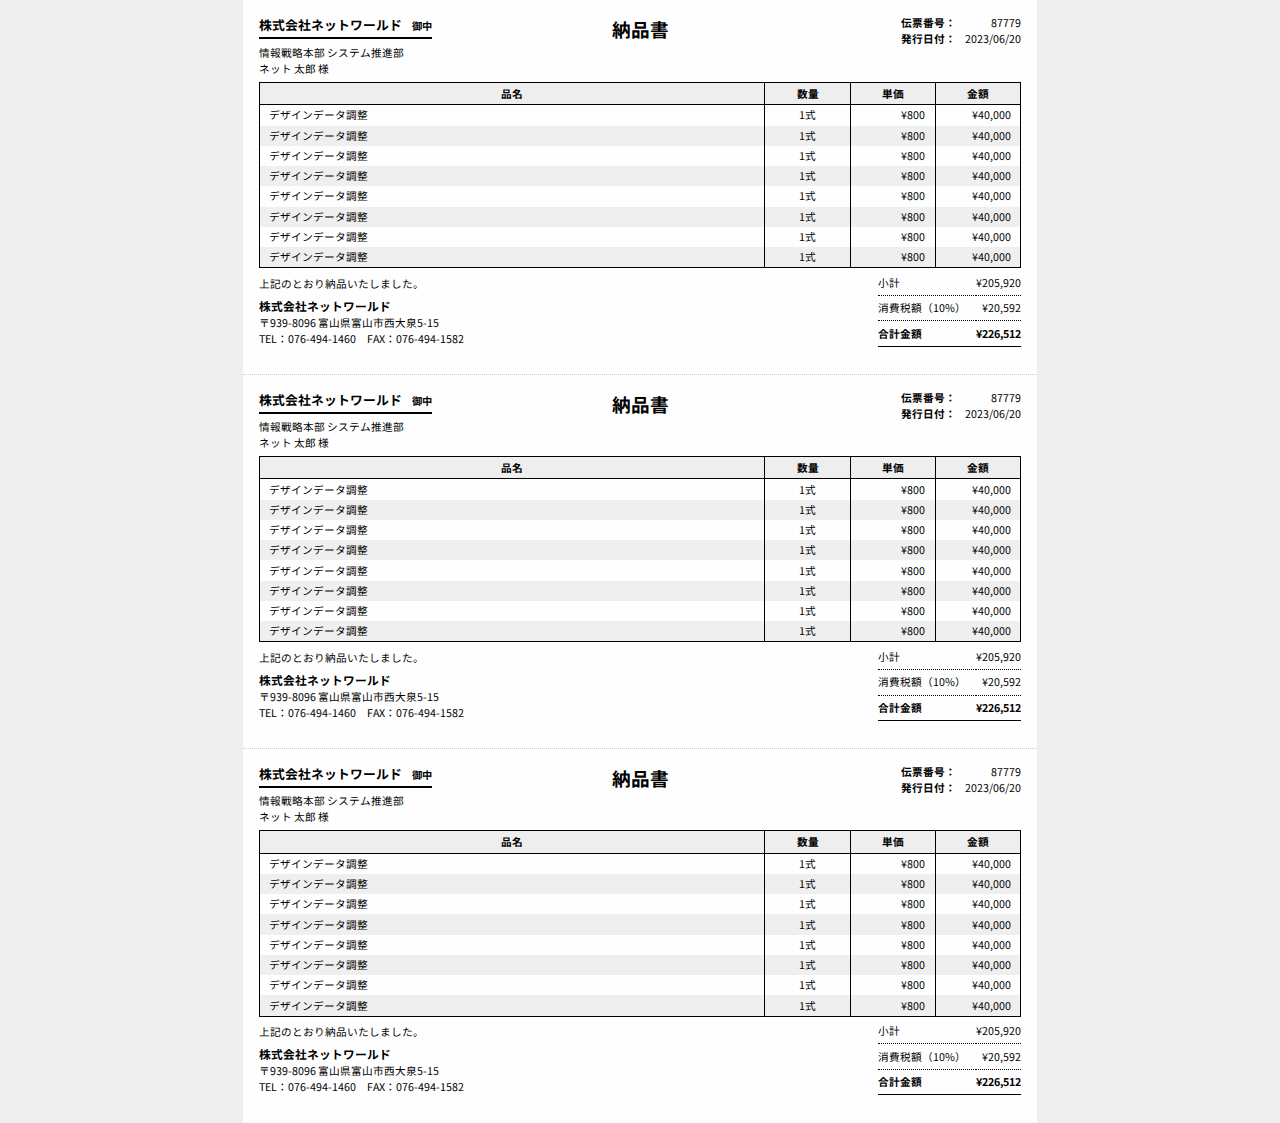
<file: delivery.html>
<!DOCTYPE html>
<html lang="ja">

<head>
	<meta charset="UTF-8">
	<title>納品書</title>
	<meta name="robots" content="noindex">
	<meta name="viewport" content="width=device-width">
	<link rel="stylesheet" href="./css/destyle.css" media="all">
	<link rel="stylesheet" href="./css/delivery.css" media="all">
	<!-- wkhtmltopdf --disable-smart-shrinking -T 0 -B 0 -L 0 -R 0 http://localhost:3016/delivery.html delivery.pdf -->
</head>

<body>
	<div class="wrapper">
		<div class="border -border01"></div>
		<div class="border -border02"></div>
		<article class="page">
			<div class="info">
				<h1 class="info_ttl">納品書</h1>
				<div class="info_col -left">
					<div class="info_comp">
						<p class="info_comp_name"><span>株式会社ネットワールド</span><small>御中</small></p>
						<p class="info_comp_dep">情報戰略本部 システム推進部</p>
						<p class="info_comp_manage">ネット 太郎 様</p>
					</div>
				</div>
				<div class="info_col -right">
					<div class="info_data">
						<dl>
							<dt>伝票番号：</dt>
							<dd>87779</dd>
						</dl>
						<dl>
							<dt>発行日付：</dt>
							<dd>2023/06/20</dd>
						</dl>

					</div>
				</div>
			</div>
			<table class="tbl">
				<thead>
					<tr>
						<th class="-col1">品名</th>
						<th class="-col2">数量</th>
						<th class="-col3">単価</th>
						<th class="-col4">金額</th>
					</tr>
				</thead>
				<tbody>
					<tr>
						<td>デザインデータ調整</td>
						<td>1式</td>
						<td>¥800</td>
						<td>¥40,000</td>
					</tr>
					<tr>
						<td>デザインデータ調整</td>
						<td>1式</td>
						<td>¥800</td>
						<td>¥40,000</td>
					</tr>
					<tr>
						<td>デザインデータ調整</td>
						<td>1式</td>
						<td>¥800</td>
						<td>¥40,000</td>
					</tr>
					<tr>
						<td>デザインデータ調整</td>
						<td>1式</td>
						<td>¥800</td>
						<td>¥40,000</td>
					</tr>
					<tr>
						<td>デザインデータ調整</td>
						<td>1式</td>
						<td>¥800</td>
						<td>¥40,000</td>
					</tr>
					<tr>
						<td>デザインデータ調整</td>
						<td>1式</td>
						<td>¥800</td>
						<td>¥40,000</td>
					</tr>
					<tr>
						<td>デザインデータ調整</td>
						<td>1式</td>
						<td>¥800</td>
						<td>¥40,000</td>
					</tr>
					<tr>
						<td>デザインデータ調整</td>
						<td>1式</td>
						<td>¥800</td>
						<td>¥40,000</td>
					</tr>
				</tbody>
			</table>
			<div class="foot">
				<div class="btm">
					<div class="btm_text">上記のとおり納品いたしました。</div>
					<div class="btm_nw">
						<div class="btm_name">株式会社ネットワールド</div>
						<p class="btm_info">
							〒939-8096 富山県富山市西大泉5-15<br>
							TEL：076-494-1460　FAX：076-494-1582<br>
						</p>
					</div>
				</div>
				<div class="sum">
					<dl>
						<dt>小計</dt>
						<dd>¥205,920</dd>
					</dl>
					<dl>
						<dt>消費税額（10%）</dt>
						<dd>¥20,592</dd>
					</dl>
					<dl class="-total">
						<dt>合計金額</dt>
						<dd>¥226,512</dd>
					</dl>
				</div>
			</div>
		</article>
		<article class="page">
			<div class="info">
				<h1 class="info_ttl">納品書</h1>
				<div class="info_col -left">
					<div class="info_comp">
						<p class="info_comp_name"><span>株式会社ネットワールド</span><small>御中</small></p>
						<p class="info_comp_dep">情報戰略本部 システム推進部</p>
						<p class="info_comp_manage">ネット 太郎 様</p>
					</div>
				</div>
				<div class="info_col -right">
					<div class="info_data">
						<dl>
							<dt>伝票番号：</dt>
							<dd>87779</dd>
						</dl>
						<dl>
							<dt>発行日付：</dt>
							<dd>2023/06/20</dd>
						</dl>

					</div>
				</div>
			</div>
			<table class="tbl">
				<thead>
					<tr>
						<th class="-col1">品名</th>
						<th class="-col2">数量</th>
						<th class="-col3">単価</th>
						<th class="-col4">金額</th>
					</tr>
				</thead>
				<tbody>
					<tr>
						<td>デザインデータ調整</td>
						<td>1式</td>
						<td>¥800</td>
						<td>¥40,000</td>
					</tr>
					<tr>
						<td>デザインデータ調整</td>
						<td>1式</td>
						<td>¥800</td>
						<td>¥40,000</td>
					</tr>
					<tr>
						<td>デザインデータ調整</td>
						<td>1式</td>
						<td>¥800</td>
						<td>¥40,000</td>
					</tr>
					<tr>
						<td>デザインデータ調整</td>
						<td>1式</td>
						<td>¥800</td>
						<td>¥40,000</td>
					</tr>
					<tr>
						<td>デザインデータ調整</td>
						<td>1式</td>
						<td>¥800</td>
						<td>¥40,000</td>
					</tr>
					<tr>
						<td>デザインデータ調整</td>
						<td>1式</td>
						<td>¥800</td>
						<td>¥40,000</td>
					</tr>
					<tr>
						<td>デザインデータ調整</td>
						<td>1式</td>
						<td>¥800</td>
						<td>¥40,000</td>
					</tr>
					<tr>
						<td>デザインデータ調整</td>
						<td>1式</td>
						<td>¥800</td>
						<td>¥40,000</td>
					</tr>
				</tbody>
			</table>
			<div class="foot">
				<div class="btm">
					<div class="btm_text">上記のとおり納品いたしました。</div>
					<div class="btm_nw">
						<div class="btm_name">株式会社ネットワールド</div>
						<p class="btm_info">
							〒939-8096 富山県富山市西大泉5-15<br>
							TEL：076-494-1460　FAX：076-494-1582<br>
						</p>
					</div>
				</div>
				<div class="sum">
					<dl>
						<dt>小計</dt>
						<dd>¥205,920</dd>
					</dl>
					<dl>
						<dt>消費税額（10%）</dt>
						<dd>¥20,592</dd>
					</dl>
					<dl class="-total">
						<dt>合計金額</dt>
						<dd>¥226,512</dd>
					</dl>
				</div>
			</div>
		</article>
		<article class="page">
			<div class="info">
				<h1 class="info_ttl">納品書</h1>
				<div class="info_col -left">
					<div class="info_comp">
						<p class="info_comp_name"><span>株式会社ネットワールド</span><small>御中</small></p>
						<p class="info_comp_dep">情報戰略本部 システム推進部</p>
						<p class="info_comp_manage">ネット 太郎 様</p>
					</div>
				</div>
				<div class="info_col -right">
					<div class="info_data">
						<dl>
							<dt>伝票番号：</dt>
							<dd>87779</dd>
						</dl>
						<dl>
							<dt>発行日付：</dt>
							<dd>2023/06/20</dd>
						</dl>

					</div>
				</div>
			</div>
			<table class="tbl">
				<thead>
					<tr>
						<th class="-col1">品名</th>
						<th class="-col2">数量</th>
						<th class="-col3">単価</th>
						<th class="-col4">金額</th>
					</tr>
				</thead>
				<tbody>
					<tr>
						<td>デザインデータ調整</td>
						<td>1式</td>
						<td>¥800</td>
						<td>¥40,000</td>
					</tr>
					<tr>
						<td>デザインデータ調整</td>
						<td>1式</td>
						<td>¥800</td>
						<td>¥40,000</td>
					</tr>
					<tr>
						<td>デザインデータ調整</td>
						<td>1式</td>
						<td>¥800</td>
						<td>¥40,000</td>
					</tr>
					<tr>
						<td>デザインデータ調整</td>
						<td>1式</td>
						<td>¥800</td>
						<td>¥40,000</td>
					</tr>
					<tr>
						<td>デザインデータ調整</td>
						<td>1式</td>
						<td>¥800</td>
						<td>¥40,000</td>
					</tr>
					<tr>
						<td>デザインデータ調整</td>
						<td>1式</td>
						<td>¥800</td>
						<td>¥40,000</td>
					</tr>
					<tr>
						<td>デザインデータ調整</td>
						<td>1式</td>
						<td>¥800</td>
						<td>¥40,000</td>
					</tr>
					<tr>
						<td>デザインデータ調整</td>
						<td>1式</td>
						<td>¥800</td>
						<td>¥40,000</td>
					</tr>
				</tbody>
			</table>
			<div class="foot">
				<div class="btm">
					<div class="btm_text">上記のとおり納品いたしました。</div>
					<div class="btm_nw">
						<div class="btm_name">株式会社ネットワールド</div>
						<p class="btm_info">
							〒939-8096 富山県富山市西大泉5-15<br>
							TEL：076-494-1460　FAX：076-494-1582<br>
						</p>
					</div>
				</div>
				<div class="sum">
					<dl>
						<dt>小計</dt>
						<dd>¥205,920</dd>
					</dl>
					<dl>
						<dt>消費税額（10%）</dt>
						<dd>¥20,592</dd>
					</dl>
					<dl class="-total">
						<dt>合計金額</dt>
						<dd>¥226,512</dd>
					</dl>
				</div>
			</div>
		</article>
	</div>
</body>

</html>
</file>
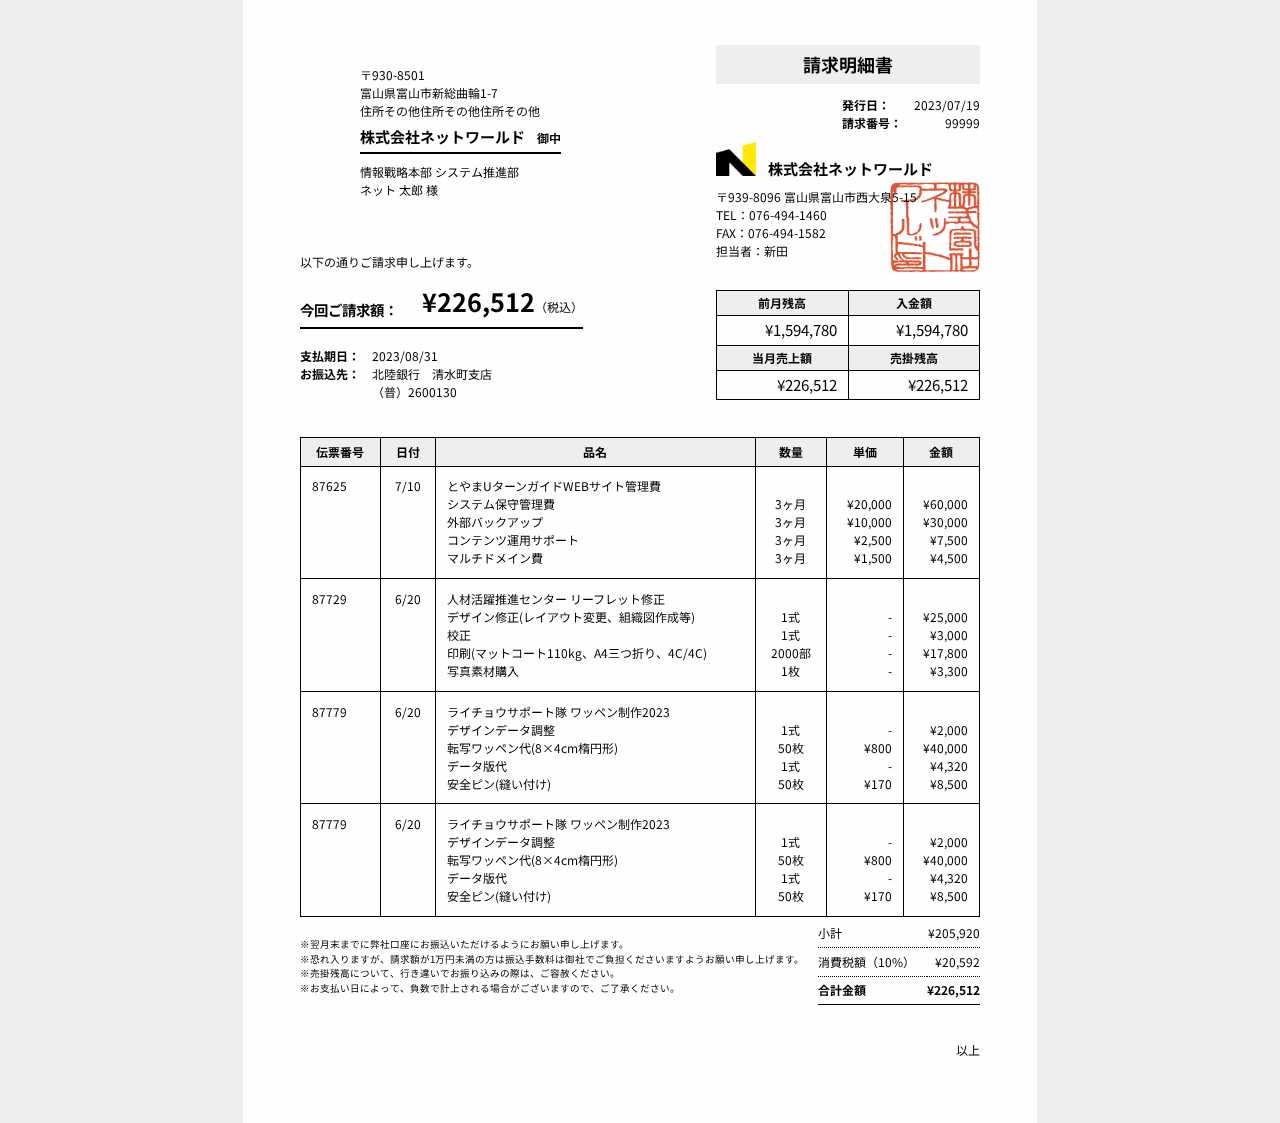
<file: invoice.html>
<!DOCTYPE html>
<html lang="ja">

<head>
	<meta charset="UTF-8">
	<title>請求書</title>
	<meta name="robots" content="noindex">
	<meta name="viewport" content="width=device-width">
	<link rel="stylesheet" href="./css/destyle.css" media="all">
	<link rel="stylesheet" href="./css/invoice.css" media="all">
	<!-- wkhtmltopdf --disable-smart-shrinking -T 0 -B 0 -L 0 -R 0 http://localhost:3016/invoice.html invoice.pdf -->
</head>

<body>
	<article class="page">
		<!-- <div class="page_border -border01"></div>
		<div class="page_border -border02"></div>
		<div class="page_window"></div> -->
		<div class="info">
			<div class="info_col -left">
				<div class="info_comp">
					<div class="info_comp_cnt">
						<p class="info_comp_addr">
							〒930-8501<br>
							富山県富山市新総曲輪1-7<br>
							住所その他住所その他住所その他
						</p>
						<p class="info_comp_name"><span>株式会社ネットワールド</span><small>御中</small></p>
						<p class="info_comp_dep">情報戰略本部 システム推進部</p>
						<p class="info_comp_manage">ネット 太郎 様</p>
					</div>
				</div>
				<p class="info_text">以下の通りご請求申し上げます。</p>
				<dl class="info_total">
					<dt>今回ご請求額：</dt>
					<dd><strong>¥226,512</strong><small>（税込）</small></dd>
				</dl>
				<div class="info_detail">
					<dl>
						<dt>支払期日：</dt>
						<dd>2023/08/31</dd>
					</dl>
					<dl>
						<dt>お振込先：</dt>
						<dd>
							北陸銀行　清水町支店<br>
							（普）2600130
						</dd>
					</dl>
				</div>
			</div>
			<div class="info_col -right">
				<h1 class="info_ttl">請求明細書</h1>
				<div class="info_data">
					<dl>
						<dt>発行日：</dt>
						<dd>2023/07/19</dd>
						<dt>請求番号：</dt>
						<dd>99999</dd>
					</dl>
				</div>
				<div class="info_nw">
					<div class="info_nw_cnt">
						<div class="info_nw_name">
							<div>
								<img src="./img/docs/logo.png" width="40" alt="">
							</div>
							<span>株式会社ネットワールド</span>
						</div>
						<p class="info_nw_info">
							〒939-8096 富山県富山市西大泉5-15<br>
							TEL：076-494-1460<br>
							FAX：076-494-1582<br>
							担当者：新田
						</p>
					</div>
					<div class="info_nw_sign"><img src="./img/docs/sign.png" width="90" alt=""></div>
				</div>
				<table class="info_price">
					<tbody>
						<tr>
							<th>前月残高</th>
							<th>入金額</th>
						</tr>
						<tr>
							<td>¥1,594,780</td>
							<td>¥1,594,780</td>
						</tr>
						<tr>
							<th>当月売上額</th>
							<th>売掛残高</th>
						</tr>
						<tr>
							<td>¥226,512</td>
							<td>¥226,512</td>
						</tr>
					</tbody>
				</table>
			</div>
		</div>
		<table class="tbl">
			<thead>
				<tr>
					<th class="-col1">伝票番号</th>
					<th class="-col2">日付</th>
					<th class="-col3">品名</th>
					<th class="-col4">数量</th>
					<th class="-col5">単価</th>
					<th class="-col6">金額</th>
				</tr>
			</thead>
			<tbody>
				<tr>
					<td>87625</td>
					<td>7/10</td>
					<td>
						とやまUターンガイドWEBサイト管理費<br>
						システム保守管理費<br>
						外部バックアップ<br>
						コンテンツ運用サポート<br>
						マルチドメイン費
					</td>
					<td>
						<br>
						3ヶ月<br>
						3ヶ月<br>
						3ヶ月<br>
						3ヶ月
					</td>
					<td>
						<br>
						¥20,000<br>
						¥10,000<br>
						¥2,500<br>
						¥1,500
					</td>
					<td>
						<br>
						¥60,000<br>
						¥30,000<br>
						¥7,500<br>
						¥4,500
					</td>
				</tr>
				<tr>
					<td>87729</td>
					<td>6/20</td>
					<td>
						人材活躍推進センター リーフレット修正<br>
						デザイン修正(レイアウト変更、組織図作成等)<br>
						校正<br>
						印刷(マットコート110kg、A4三つ折り、4C/4C)<br>
						写真素材購入
					</td>
					<td>
						<br>
						1式<br>
						1式<br>
						2000部<br>
						1枚
					</td>
					<td>
						<br>
						-<br>
						-<br>
						-<br>
						-
					</td>
					<td>
						<br>
						¥25,000<br>
						¥3,000<br>
						¥17,800<br>
						¥3,300
					</td>
				</tr>
				<tr>
					<td>87779</td>
					<td>6/20</td>
					<td>
						ライチョウサポート隊 ワッペン制作2023<br>
						デザインデータ調整<br>
						転写ワッペン代(8×4cm楕円形)<br>
						データ版代<br>
						安全ピン(縫い付け)
					</td>
					<td>
						<br>
						1式<br>
						50枚<br>
						1式<br>
						50枚
					</td>
					<td>
						<br>
						-<br>
						¥800<br>
						-<br>
						¥170
					</td>
					<td>
						<br>
						¥2,000<br>
						¥40,000<br>
						¥4,320<br>
						¥8,500
					</td>
				</tr>
				<tr>
					<td>87779</td>
					<td>6/20</td>
					<td>
						ライチョウサポート隊 ワッペン制作2023<br>
						デザインデータ調整<br>
						転写ワッペン代(8×4cm楕円形)<br>
						データ版代<br>
						安全ピン(縫い付け)
					</td>
					<td>
						<br>
						1式<br>
						50枚<br>
						1式<br>
						50枚
					</td>
					<td>
						<br>
						-<br>
						¥800<br>
						-<br>
						¥170
					</td>
					<td>
						<br>
						¥2,000<br>
						¥40,000<br>
						¥4,320<br>
						¥8,500
					</td>
				</tr>
			</tbody>
		</table>
		<div class="foot">
			<ul class="caution">
				<li>※翌月末までに弊社口座にお振込いただけるようにお願い申し上げます。</li>
				<li>※恐れ入りますが、請求額が1万円未満の方は振込手数料は御社でご負担くださいますようお願い申し上げます。</li>
				<li>※売掛残高について、行き違いでお振り込みの際は、ご容赦ください。</li>
				<li>※お支払い日によって、負数で計上される場合がございますので、ご了承ください。</li>
			</ul>
			<div class="sum">
				<dl>
					<dt>小計</dt>
					<dd>¥205,920</dd>
				</dl>
				<dl>
					<dt>消費税額（10%）</dt>
					<dd>¥20,592</dd>
				</dl>
				<dl class="-total">
					<dt>合計金額</dt>
					<dd>¥226,512</dd>
				</dl>
			</div>
		</div>
		<p class="end">以上</p>
	</article>
</body>

</html>
</file>
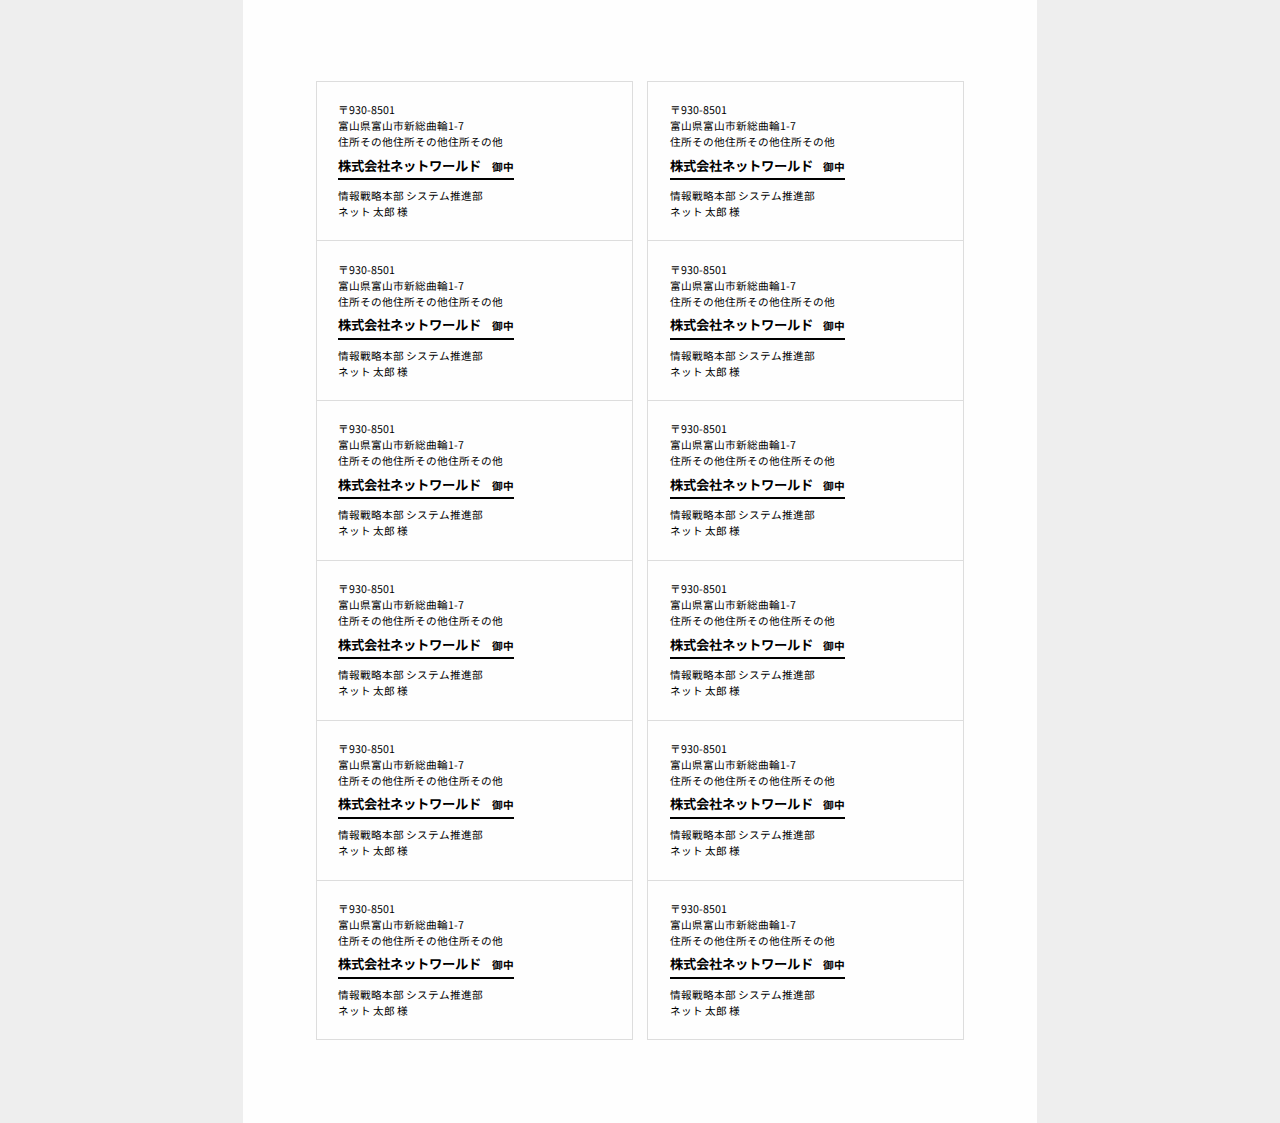
<file: label.html>
<!DOCTYPE html>
<html lang="ja">

<head>
	<meta charset="UTF-8">
	<title>ラベル印刷</title>
	<meta name="robots" content="noindex">
	<meta name="viewport" content="width=device-width">
	<link rel="stylesheet" href="./css/destyle.css" media="all">
	<link rel="stylesheet" href="./css/label.css" media="all">
	<!-- wkhtmltopdf --disable-smart-shrinking -T 0 -B 0 -L 0 -R 0 http://localhost:3016/label.html label.pdf -->
</head>

<body>
	<article class="page">
		<ul class="addr -border">
			<li class="addr_item">
				<div class="addr_item_cnt">
					<p class="addr_item_addr">
						〒930-8501<br>
						富山県富山市新総曲輪1-7<br>
						住所その他住所その他住所その他
					</p>
					<p class="addr_item_name"><span>株式会社ネットワールド</span><small>御中</small></p>
					<p class="addr_item_dep">情報戰略本部 システム推進部</p>
					<p class="addr_item_manage">ネット 太郎 様</p>
				</div>
			</li>
			<li class="addr_item">
				<div class="addr_item_cnt">
					<p class="addr_item_addr">
						〒930-8501<br>
						富山県富山市新総曲輪1-7<br>
						住所その他住所その他住所その他
					</p>
					<p class="addr_item_name"><span>株式会社ネットワールド</span><small>御中</small></p>
					<p class="addr_item_dep">情報戰略本部 システム推進部</p>
					<p class="addr_item_manage">ネット 太郎 様</p>
				</div>
			</li>
			<li class="addr_item">
				<div class="addr_item_cnt">
					<p class="addr_item_addr">
						〒930-8501<br>
						富山県富山市新総曲輪1-7<br>
						住所その他住所その他住所その他
					</p>
					<p class="addr_item_name"><span>株式会社ネットワールド</span><small>御中</small></p>
					<p class="addr_item_dep">情報戰略本部 システム推進部</p>
					<p class="addr_item_manage">ネット 太郎 様</p>
				</div>
			</li>
			<li class="addr_item">
				<div class="addr_item_cnt">
					<p class="addr_item_addr">
						〒930-8501<br>
						富山県富山市新総曲輪1-7<br>
						住所その他住所その他住所その他
					</p>
					<p class="addr_item_name"><span>株式会社ネットワールド</span><small>御中</small></p>
					<p class="addr_item_dep">情報戰略本部 システム推進部</p>
					<p class="addr_item_manage">ネット 太郎 様</p>
				</div>
			</li>
			<li class="addr_item">
				<div class="addr_item_cnt">
					<p class="addr_item_addr">
						〒930-8501<br>
						富山県富山市新総曲輪1-7<br>
						住所その他住所その他住所その他
					</p>
					<p class="addr_item_name"><span>株式会社ネットワールド</span><small>御中</small></p>
					<p class="addr_item_dep">情報戰略本部 システム推進部</p>
					<p class="addr_item_manage">ネット 太郎 様</p>
				</div>
			</li>
			<li class="addr_item">
				<div class="addr_item_cnt">
					<p class="addr_item_addr">
						〒930-8501<br>
						富山県富山市新総曲輪1-7<br>
						住所その他住所その他住所その他
					</p>
					<p class="addr_item_name"><span>株式会社ネットワールド</span><small>御中</small></p>
					<p class="addr_item_dep">情報戰略本部 システム推進部</p>
					<p class="addr_item_manage">ネット 太郎 様</p>
				</div>
			</li>
			<li class="addr_item">
				<div class="addr_item_cnt">
					<p class="addr_item_addr">
						〒930-8501<br>
						富山県富山市新総曲輪1-7<br>
						住所その他住所その他住所その他
					</p>
					<p class="addr_item_name"><span>株式会社ネットワールド</span><small>御中</small></p>
					<p class="addr_item_dep">情報戰略本部 システム推進部</p>
					<p class="addr_item_manage">ネット 太郎 様</p>
				</div>
			</li>
			<li class="addr_item">
				<div class="addr_item_cnt">
					<p class="addr_item_addr">
						〒930-8501<br>
						富山県富山市新総曲輪1-7<br>
						住所その他住所その他住所その他
					</p>
					<p class="addr_item_name"><span>株式会社ネットワールド</span><small>御中</small></p>
					<p class="addr_item_dep">情報戰略本部 システム推進部</p>
					<p class="addr_item_manage">ネット 太郎 様</p>
				</div>
			</li>
			<li class="addr_item">
				<div class="addr_item_cnt">
					<p class="addr_item_addr">
						〒930-8501<br>
						富山県富山市新総曲輪1-7<br>
						住所その他住所その他住所その他
					</p>
					<p class="addr_item_name"><span>株式会社ネットワールド</span><small>御中</small></p>
					<p class="addr_item_dep">情報戰略本部 システム推進部</p>
					<p class="addr_item_manage">ネット 太郎 様</p>
				</div>
			</li>
			<li class="addr_item">
				<div class="addr_item_cnt">
					<p class="addr_item_addr">
						〒930-8501<br>
						富山県富山市新総曲輪1-7<br>
						住所その他住所その他住所その他
					</p>
					<p class="addr_item_name"><span>株式会社ネットワールド</span><small>御中</small></p>
					<p class="addr_item_dep">情報戰略本部 システム推進部</p>
					<p class="addr_item_manage">ネット 太郎 様</p>
				</div>
			</li>
			<li class="addr_item">
				<div class="addr_item_cnt">
					<p class="addr_item_addr">
						〒930-8501<br>
						富山県富山市新総曲輪1-7<br>
						住所その他住所その他住所その他
					</p>
					<p class="addr_item_name"><span>株式会社ネットワールド</span><small>御中</small></p>
					<p class="addr_item_dep">情報戰略本部 システム推進部</p>
					<p class="addr_item_manage">ネット 太郎 様</p>
				</div>
			</li>
			<li class="addr_item">
				<div class="addr_item_cnt">
					<p class="addr_item_addr">
						〒930-8501<br>
						富山県富山市新総曲輪1-7<br>
						住所その他住所その他住所その他
					</p>
					<p class="addr_item_name"><span>株式会社ネットワールド</span><small>御中</small></p>
					<p class="addr_item_dep">情報戰略本部 システム推進部</p>
					<p class="addr_item_manage">ネット 太郎 様</p>
				</div>
			</li>
		</ul>
	</article>
</body>

</html>
</file>
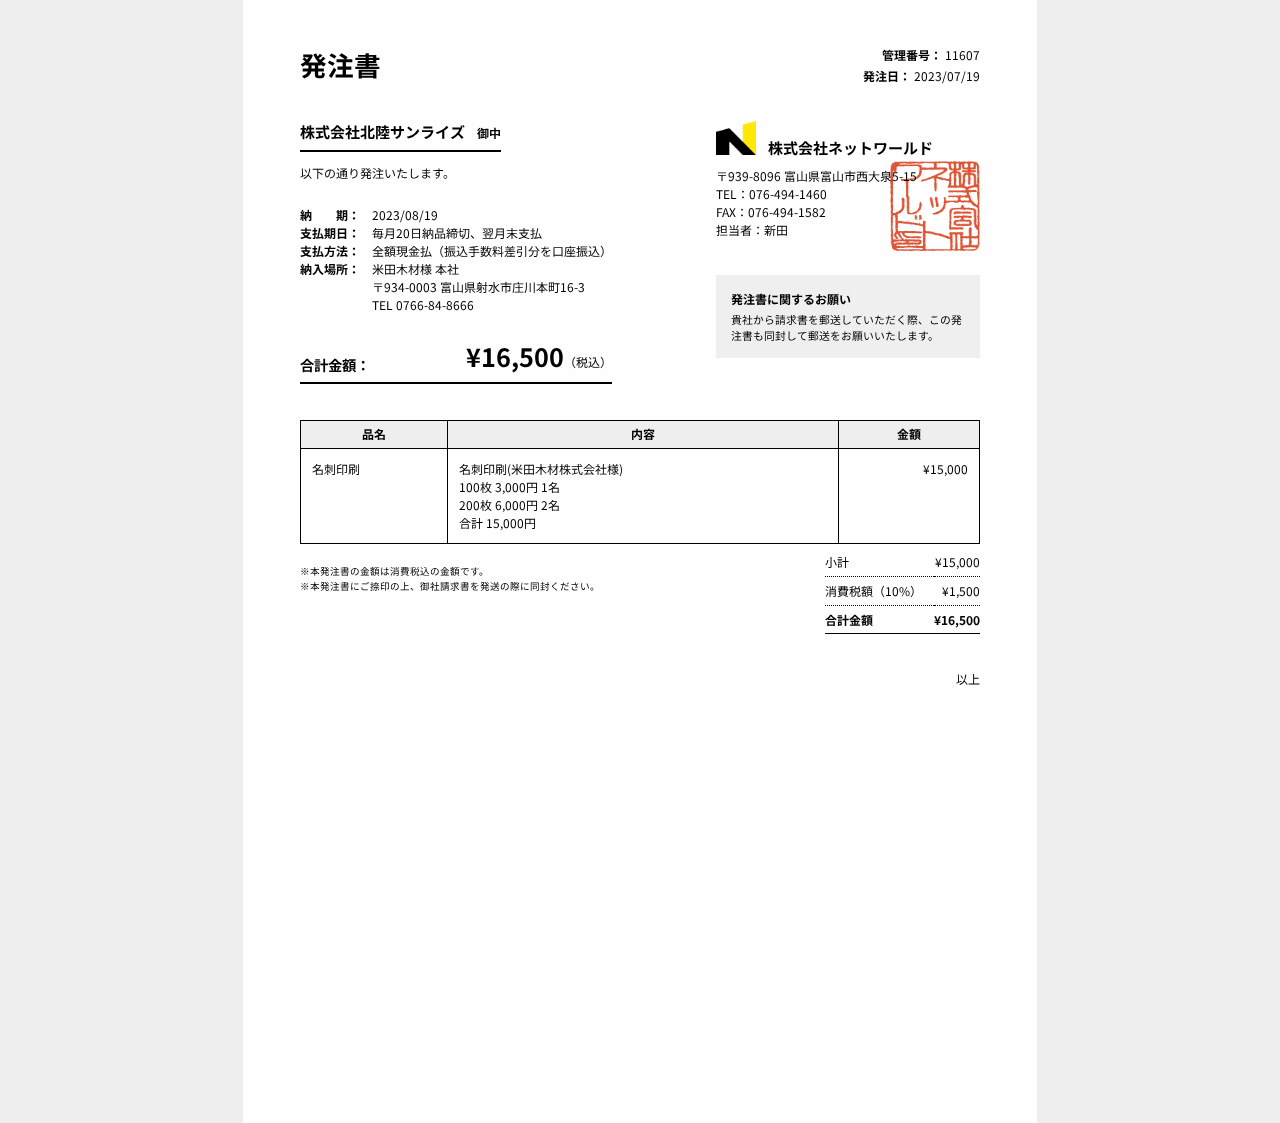
<file: order.html>
<!DOCTYPE html>
<html lang="ja">

<head>
	<meta charset="UTF-8">
	<title>発注書</title>
	<meta name="robots" content="noindex">
	<meta name="viewport" content="width=device-width">
	<link rel="stylesheet" href="./css/destyle.css" media="all">
	<link rel="stylesheet" href="./css/order.css" media="all">
	<!-- wkhtmltopdf --disable-smart-shrinking -T 0 -B 0 -L 0 -R 0 http://localhost:3016/order.html order.pdf -->
</head>

<body>
	<article class="page">
		<header class="head">
			<h1 class="head_ttl">発注書</h1>
			<div class="head_info">
				<dl>
					<dt>管理番号：</dt>
					<dd>11607</dd>
				</dl>
				<dl>
					<dt>発注日：</dt>
					<dd>2023/07/19</dd>
				</dl>
			</div>
		</header>
		<div class="info">
			<div class="info_col -left">
				<p class="info_name"><span>株式会社北陸サンライズ</span><small>御中</small></p>
				<p class="info_text">以下の通り発注いたします。</p>
				<div class="info_detail">
					<dl>
						<dt>納　　期：</dt>
						<dd>2023/08/19</dd>
					</dl>
					<dl>
						<dt>支払期日：</dt>
						<dd>毎月20日納品締切、翌月末支払</dd>
					</dl>
					<dl>
						<dt>支払方法：</dt>
						<dd>全額現金払（振込手数料差引分を口座振込）</dd>
					</dl>
					<dl>
						<dt>納入場所：</dt>
						<dd>米田木材様 本社<br>〒934-0003 富山県射水市庄川本町16-3<br>TEL 0766-84-8666</dd>
					</dl>
				</div>
				<dl class="info_total">
					<dt>合計金額：</dt>
					<dd><strong>¥16,500</strong><small>（税込）</small></dd>
				</dl>
			</div>
			<div class="info_col -right">
				<div class="info_nw">
					<div class="info_nw_cnt">
						<div class="info_nw_name">
							<div>
								<img src="./img/docs/logo.png" width="40" alt="">
							</div>
							<span>株式会社ネットワールド</span>
						</div>
						<p class="info_nw_info">
							〒939-8096 富山県富山市西大泉5-15<br>
							TEL：076-494-1460<br>
							FAX：076-494-1582<br>
							担当者：新田
						</p>
					</div>
					<div class="info_nw_sign"><img src="./img/docs/sign.png" width="90" alt=""></div>
				</div>
				<dl class="info_please">
					<dt>発注書に関するお願い</dt>
					<dd>貴社から請求書を郵送していただく際、この発注書も同封して郵送をお願いいたします。</dd>
				</dl>
			</div>
		</div>
		<table class="tbl">
			<thead>
				<tr>
					<th class="-col1">品名</th>
					<th class="-col2">内容</th>
					<th class="-col3">金額</th>
				</tr>
			</thead>
			<tbody>
				<tr>
					<td>名刺印刷</td>
					<td>
						名刺印刷(米田木材株式会社様)<br>
						100枚 3,000円 1名<br>
						200枚 6,000円 2名<br>
						合計 15,000円
					</td>
					<td>¥15,000</td>
				</tr>
			</tbody>
		</table>
		<footer class="foot">
			<ul class="caution">
				<li>※本発注書の金額は消費税込の金額です。</li>
				<li>※本発注書にご捺印の上、御社請求書を発送の際に同封ください。</li>
			</ul>
			<div class="sum">
				<dl>
					<dt>小計</dt>
					<dd>¥15,000</dd>
				</dl>
				<dl>
					<dt>消費税額（10%）</dt>
					<dd>¥1,500</dd>
				</dl>
				<dl class="-total">
					<dt>合計金額</dt>
					<dd>¥16,500</dd>
				</dl>
			</div>
		</footer>
		<!-- <div class="sign">
			<div class="sign_col -cnt">
				<p class="sign_text">上記の通り、ご注文を承ります。</p>
				<p class="sign_form">株式会社北陸サンライズ　*いらなくなるかも</p>
			</div>
			<div class="sign_col -mark">
				<div class="sign_mark">
					<span>印</span>
				</div>
			</div>
		</div> -->
		<p class="end">以上</p>
	</article>
</body>

</html>
</file>
<file: css/delivery.css>
@import url("https://fonts.googleapis.com/css2?family=Noto+Sans+JP:wght@400&display=swap");
@page {
  margin: 0mm;
  size: A4 portrait;
}
html {
  font-size: 8pt;
  line-height: 1.5;
}

body {
  margin: 0mm;
  background: #eeeeee;
  font-family: "Noto Sans JP", sans-serif;
}

.wrapper {
  position: relative;
  width: 210mm;
  height: 297mm;
  margin: auto;
  box-sizing: border-box;
  background: #ffffff;
}

.border {
  position: absolute;
  left: 0;
  z-index: 1000;
  width: 100%;
  height: 1px;
  border-bottom: 1px dotted #cccccc;
}
.border.-border01 {
  top: 33.333%;
}
.border.-border02 {
  top: 66.666%;
}

.page {
  position: relative;
  height: 99mm;
  padding: 4.1mm;
  box-sizing: border-box;
  background: #fefefe;
}

.info {
  position: relative;
  overflow: hidden;
}
.info_col.-left {
  float: left;
}
.info_col.-right {
  float: right;
}
.info_comp_name {
  display: inline-block;
  padding-bottom: 0.25rem;
  border-bottom: 2px solid;
  border-color: #ffffff;
  border-bottom-color: #000000;
  font-weight: bold;
  font-size: 1.2rem;
}
.info_comp_name small {
  margin-left: 1em;
}
.info_comp_dep {
  margin-top: 0.5rem;
}
.info_ttl {
  position: absolute;
  top: 0;
  left: 0;
  width: 100%;
  font-weight: bold;
  font-size: 1.75rem;
  text-align: center;
}
.info_data dl {
  overflow: hidden;
  text-align: right;
}
.info_data dl dt {
  float: left;
}
.info_data dl dd {
  margin-left: 6em;
}

.tbl {
  width: 100%;
  margin-top: 0.5rem;
  border: 1px solid #000000;
}
.tbl tr:nth-child(2n) {
  background: #efefef;
}
.tbl th,
.tbl td {
  padding: 0.2rem 0.9rem;
  border-left: 1px solid;
  border-color: #ffffff;
  border-left-color: #000000;
}
.tbl thead th {
  padding: 0.25rem 0.9rem;
  border-bottom: 1px solid;
  border-left: 1px solid;
  border-color: #ffffff;
  border-bottom-color: #000000;
  border-left-color: #000000;
  background: #eeeeee;
  text-align: center;
}
.tbl td:nth-child(2), .tbl td:nth-child(4) {
  text-align: center;
}
.tbl td:nth-child(2), .tbl td:nth-child(3), .tbl td:nth-child(4) {
  width: 8em;
  white-space: nowrap;
}
.tbl td:nth-child(3), .tbl td:nth-child(4) {
  text-align: right;
}

.foot {
  margin-top: 0.2rem;
  overflow: hidden;
}
.foot .btm {
  float: left;
  margin-top: 0.5rem;
}
.foot .btm_nw {
  position: relative;
  z-index: 10;
  margin-top: 0.5rem;
}
.foot .btm_name {
  font-weight: bold;
  font-size: 1.1rem;
  vertical-align: bottom;
}
.foot .sum {
  display: table;
  float: right;
}
.foot .sum dl {
  display: table-row;
}
.foot .sum dl dt,
.foot .sum dl dd {
  display: table-cell;
  padding: 0.4rem 0;
  border-bottom: 1px dotted;
  border-color: #ffffff;
  border-bottom-color: #000000;
}
.foot .sum dl dt {
  padding-right: 1rem;
  font-weight: normal;
}
.foot .sum dl dd {
  text-align: right;
}
.foot .sum dl.-total dt,
.foot .sum dl.-total dd {
  border-bottom: 1px solid;
  font-weight: bold;
}/*# sourceMappingURL=delivery.css.map */
</file>
<file: css/invoice.css>
@import url("https://fonts.googleapis.com/css2?family=Noto+Sans+JP:wght@400&display=swap");
@page {
  margin: 0mm;
  size: A4 portrait;
}
html {
  font-size: 9pt;
  line-height: 1.5;
}

body {
  margin: 0mm;
  background: #eeeeee;
  font-family: "Noto Sans JP", sans-serif;
}

.page {
  position: relative;
  width: 210mm;
  height: 297mm;
  margin: auto;
  padding: 12mm 15mm;
  box-sizing: border-box;
  background: #fefefe;
}
.page_window {
  display: block;
  position: absolute;
  top: 12.5mm;
  left: 24mm;
  width: 90mm;
  height: 45mm;
  border: 1px solid #ff0000;
  border-radius: 5mm;
}
.page_border {
  display: block;
  position: absolute;
  left: 0;
  width: 100%;
  height: 1px;
  background: #64c4ff;
}
.page_border.-border01 {
  top: 33.333%;
}
.page_border.-border02 {
  top: 66.666%;
}

.head {
  display: table;
  width: 100%;
}
.head_ttl {
  display: table-cell;
  font-weight: bold;
  font-size: 20pt;
  vertical-align: middle;
}
.head_info {
  display: table-cell;
  text-align: right;
  vertical-align: middle;
}
.head_info dl {
  margin-top: 0.2rem;
}
.head_info dl:first-child {
  margin-top: 0;
}
.head_info dl dt {
  display: inline;
}
.head_info dl dd {
  display: inline;
}

.info {
  overflow: hidden;
}
.info_col.-left {
  float: left;
}
.info_col.-right {
  float: right;
  width: 22em;
}
.info_comp {
  display: table;
  width: 90mm;
  height: 45mm;
  margin-top: 0.5mm;
  margin-left: 9mm;
  padding: 0 7mm;
}
.info_comp_cnt {
  display: table-cell;
  vertical-align: middle;
}
.info_comp_name {
  display: inline-block;
  margin-top: 0.5rem;
  padding-bottom: 0.25rem;
  border-bottom: 2px solid;
  border-color: #ffffff;
  border-bottom-color: #000000;
  font-weight: bold;
  font-size: 1.25rem;
}
.info_comp_name small {
  margin-left: 1em;
}
.info_comp_dep {
  margin-top: 0.75rem;
}
.info_text {
  margin-top: 3rem;
}
.info_detail {
  margin-top: 1.5rem;
}
.info_detail dl {
  overflow: hidden;
}
.info_detail dl dt {
  float: left;
}
.info_detail dl dd {
  margin-left: 6em;
}
.info_total {
  display: table;
  margin-top: 1rem;
  padding-bottom: 0.5rem;
  overflow: hidden;
  border-bottom: 2px solid;
  border-color: #ffffff;
  border-bottom-color: #000000;
  font-size: 1.2rem;
}
.info_total dt {
  display: table-cell;
  vertical-align: bottom;
}
.info_total dd {
  display: table-cell;
  padding-left: 2rem;
  font-size: 1.75em;
  text-align: right;
  vertical-align: bottom;
}
.info_total dd small {
  font-size: 1rem;
}
.info_ttl {
  padding: 0.5rem;
  background: #eeeeee;
  font-weight: bold;
  font-size: 1.5rem;
  text-align: center;
  vertical-align: middle;
}
.info_data {
  margin-top: 1rem;
  text-align: right;
}
.info_data dl {
  display: inline-block;
  overflow: hidden;
}
.info_data dl dt {
  float: left;
}
.info_data dl dd {
  margin-left: 6em;
}
.info_nw {
  position: relative;
  margin-top: 0.5rem;
  padding-bottom: 1rem;
}
.info_nw_cnt {
  position: relative;
  z-index: 10;
}
.info_nw_name {
  display: table;
  line-height: 1;
}
.info_nw_name div {
  display: table-cell;
  padding-right: 1rem;
  vertical-align: bottom;
}
.info_nw_name div svg {
  width: 30pt;
  height: auto;
}
.info_nw_name span {
  display: table-cell;
  margin-top: 0.5rem;
  font-weight: bold;
  font-size: 1.25rem;
  vertical-align: bottom;
}
.info_nw_info {
  margin-top: 1rem;
}
.info_nw_sign {
  position: absolute;
  right: 0;
  bottom: 0;
  mix-blend-mode: multiply;
}
.info_price {
  width: 100%;
  margin-top: 1.5rem;
}
.info_price th,
.info_price td {
  padding: 0.25rem 0.9rem;
  border: 1px solid;
}
.info_price th {
  background: #eeeeee;
  text-align: center;
}
.info_price td {
  font-size: 1.25em;
  text-align: right;
}

.tbl {
  width: 100%;
  margin-top: 3rem;
}
.tbl th,
.tbl td {
  padding: 0.9rem 0.9rem;
  border: 1px solid;
}
.tbl thead th {
  padding: 0.4rem 0.9rem;
  background: #eeeeee;
  text-align: center;
}
.tbl td:nth-child(2), .tbl td:nth-child(4) {
  text-align: center;
}
.tbl td:nth-child(1), .tbl td:nth-child(2), .tbl td:nth-child(4), .tbl td:nth-child(5), .tbl td:nth-child(6) {
  white-space: nowrap;
}
.tbl td:nth-child(5), .tbl td:nth-child(6) {
  text-align: right;
}

.foot {
  margin-top: 0.2rem;
  overflow: hidden;
}
.foot .caution {
  float: left;
  margin-top: 1.5rem;
  font-size: 0.8em;
}
.foot .caution li {
  padding-left: 1em;
  text-indent: -1em;
}
.foot .sum {
  display: table;
  float: right;
}
.foot .sum dl {
  display: table-row;
}
.foot .sum dl dt,
.foot .sum dl dd {
  display: table-cell;
  padding: 0.4rem 0;
  border-bottom: 1px dotted;
  border-color: #ffffff;
  border-bottom-color: #000000;
}
.foot .sum dl dt {
  padding-right: 1rem;
  font-weight: normal;
}
.foot .sum dl dd {
  text-align: right;
}
.foot .sum dl.-total dt,
.foot .sum dl.-total dd {
  border-bottom: 1px solid;
  font-weight: bold;
}

.end {
  clear: both;
  margin-top: 3rem;
  text-align: right;
  vertical-align: bottom;
}/*# sourceMappingURL=invoice.css.map */
</file>
<file: css/label.css>
@import url("https://fonts.googleapis.com/css2?family=Noto+Sans+JP:wght@400&display=swap");
@page {
  margin: 0mm;
  size: A4 portrait;
}
html {
  font-size: 8pt;
  line-height: 1.5;
}

body {
  margin: 0mm;
  background: #eeeeee;
  font-family: "Noto Sans JP", sans-serif;
}

.page {
  width: 210mm;
  height: 297mm;
  margin: auto;
  padding: 21.5mm 19.3mm;
  box-sizing: border-box;
  background: #fefefe;
}

.addr {
  overflow: hidden;
}
.addr.-border .addr_item {
  border-color: #dddddd;
}
.addr.-border .addr_item:nth-child(-n+2) {
  border-color: #dddddd;
}
.addr_item {
  display: table;
  float: left;
  width: 83.8mm;
  height: 42.3mm;
  margin-left: 3.8mm;
  padding: 0 2rem;
  border: 1px solid #ffffff;
  border-top: none;
  box-sizing: border-box;
}
.addr_item:nth-child(-n+2) {
  margin-top: 0;
  border-top: 1px solid #ffffff;
}
.addr_item:nth-child(2n+1) {
  margin-left: 0;
}
.addr_item_cnt {
  display: table-cell;
  vertical-align: middle;
}
.addr_item_name {
  display: inline-block;
  margin-top: 0.5rem;
  padding-bottom: 0.25rem;
  border-bottom: 2px solid;
  border-color: #ffffff;
  border-bottom-color: #000000;
  font-weight: bold;
  font-size: 1.25rem;
}
.addr_item_name small {
  margin-left: 1em;
}
.addr_item_dep {
  margin-top: 0.75rem;
}/*# sourceMappingURL=label.css.map */
</file>
<file: css/order.css>
@import url("https://fonts.googleapis.com/css2?family=Noto+Sans+JP:wght@400&display=swap");
@page {
  margin: 0mm;
  size: A4 portrait;
}
html {
  font-size: 9pt;
  line-height: 1.5;
}

body {
  margin: 0mm;
  background: #eeeeee;
  font-family: "Noto Sans JP", sans-serif;
}

.page {
  width: 210mm;
  height: 297mm;
  margin: auto;
  padding: 12mm 15mm;
  box-sizing: border-box;
  background: #fefefe;
}

.head {
  display: table;
  width: 100%;
}
.head_ttl {
  display: table-cell;
  font-weight: bold;
  font-size: 20pt;
  vertical-align: middle;
}
.head_info {
  display: table-cell;
  text-align: right;
  vertical-align: middle;
}
.head_info dl {
  margin-top: 0.2rem;
}
.head_info dl:first-child {
  margin-top: 0;
}
.head_info dl dt {
  display: inline;
}
.head_info dl dd {
  display: inline;
}

.info {
  margin-top: 3rem;
  overflow: hidden;
}
.info_col.-left {
  float: left;
}
.info_col.-right {
  float: right;
}
.info_name {
  display: inline-block;
  padding-bottom: 0.5rem;
  border-bottom: 2px solid;
  border-color: #ffffff;
  border-bottom-color: #000000;
  font-weight: bold;
  font-size: 1.25rem;
}
.info_name small {
  margin-left: 1em;
}
.info_text {
  margin-top: 1rem;
}
.info_detail {
  margin-top: 2rem;
}
.info_detail dl {
  overflow: hidden;
}
.info_detail dl dt {
  float: left;
}
.info_detail dl dd {
  margin-left: 6em;
}
.info_total {
  display: table;
  width: 100%;
  margin-top: 2rem;
  padding-bottom: 0.5rem;
  overflow: hidden;
  border-bottom: 2px solid;
  border-color: #ffffff;
  border-bottom-color: #000000;
  font-size: 1.2rem;
}
.info_total dt {
  display: table-cell;
  vertical-align: bottom;
}
.info_total dd {
  display: table-cell;
  margin-left: 6em;
  font-size: 1.75em;
  text-align: right;
  vertical-align: bottom;
}
.info_total dd small {
  font-size: 1rem;
}
.info_nw {
  position: relative;
}
.info_nw_cnt {
  position: relative;
  z-index: 10;
}
.info_nw_name {
  display: table;
  line-height: 1;
}
.info_nw_name div {
  display: table-cell;
  padding-right: 1rem;
  vertical-align: bottom;
}
.info_nw_name div svg {
  width: 30pt;
  height: auto;
}
.info_nw_name span {
  display: table-cell;
  margin-top: 0.5rem;
  font-weight: bold;
  font-size: 1.25rem;
  vertical-align: bottom;
}
.info_nw_info {
  margin-top: 1rem;
}
.info_nw_sign {
  position: absolute;
  right: 0;
  bottom: -1rem;
  mix-blend-mode: multiply;
}
.info_please {
  width: 22em;
  margin-top: 3rem;
  padding: 1.25rem;
  background: #efefef;
}
.info_please dt {
  font-weight: bold;
}
.info_please dd {
  margin-top: 0.25rem;
  font-size: 0.9rem;
}

.tbl {
  width: 100%;
  margin-top: 3rem;
}
.tbl th,
.tbl td {
  padding: 0.9rem 0.9rem;
  border: 1px solid;
}
.tbl thead th {
  padding: 0.4rem 0.9rem;
  background: #eeeeee;
  text-align: center;
}
.tbl td:last-child {
  text-align: right;
  white-space: nowrap;
}

.sign {
  margin-top: 3rem;
  border: 1px solid;
  border-spacing: 1.5rem;
}
.sign_col {
  display: table-cell;
  width: 100%;
  vertical-align: bottom;
}
.sign_form {
  margin-top: 1.75rem;
  padding-bottom: 0.5rem;
  border-bottom: 1px solid;
  font-weight: bold;
  font-size: 1.2rem;
}
.sign_mark {
  display: table;
  width: 6rem;
  border: 1px solid #dddddd;
  border-spacing: 0rem;
}
.sign_mark span {
  display: table-cell;
  height: 6rem;
  text-align: center;
  vertical-align: middle;
}

.foot {
  margin-top: 0.2rem;
  overflow: hidden;
}
.foot .caution {
  float: left;
  margin-top: 1.5rem;
  font-size: 0.8em;
}
.foot .caution li {
  padding-left: 1em;
  text-indent: -1em;
}
.foot .sum {
  display: table;
  margin-top: 0.2rem;
  margin-left: auto;
}
.foot .sum dl {
  display: table-row;
}
.foot .sum dl dt,
.foot .sum dl dd {
  display: table-cell;
  padding: 0.4rem 0;
  border-bottom: 1px dotted;
  border-color: #ffffff;
  border-bottom-color: #000000;
}
.foot .sum dl dt {
  padding-right: 1rem;
  font-weight: normal;
}
.foot .sum dl dd {
  text-align: right;
}
.foot .sum dl.-total dt,
.foot .sum dl.-total dd {
  border-bottom: 1px solid;
  font-weight: bold;
}

.end {
  clear: both;
  margin-top: 3rem;
  text-align: right;
  vertical-align: bottom;
}/*# sourceMappingURL=order.css.map */
</file>
<file: css/destyle.css>
/*! destyle.css v4.0.0 | MIT License | https://github.com/nicolas-cusan/destyle.css */

/* Reset box-model and set borders */
/* ============================================ */

*,
::before,
::after {
	border-width: 0;
	border-style: solid;
	box-sizing: border-box;
}

/* Document */
/* ============================================ */

/**
 * 1. Correct the line height in all browsers.
 * 2. Prevent adjustments of font size after orientation changes in iOS.
 * 3. Remove gray overlay on links for iOS.
 */

html {
	line-height: 1.15; /* 1 */

	-webkit-tap-highlight-color: transparent; /* 3*/
	-webkit-text-size-adjust: 100%; /* 2 */
}

/* Sections */
/* ============================================ */

/**
 * Remove the margin in all browsers.
 */

body {
	margin: 0;
}

/**
 * Render the `main` element consistently in IE.
 */

main {
	display: block;
}

/* Vertical rhythm */
/* ============================================ */

p,
table,
blockquote,
address,
pre,
iframe,
form,
figure,
dl {
	margin: 0;
}

/* Headings */
/* ============================================ */

h1,
h2,
h3,
h4,
h5,
h6 {
	margin: 0;
	font-weight: inherit;
	font-size: inherit;
}

/* Lists (enumeration) */
/* ============================================ */

ul,
ol {
	list-style: none;
	margin: 0;
	padding: 0;
}

/* Lists (definition) */
/* ============================================ */

dt {
	font-weight: bold;
}

dd {
	margin-left: 0;
}

/* Grouping content */
/* ============================================ */

/**
 * 1. Add the correct box sizing in Firefox.
 * 2. Show the overflow in Edge and IE.
 */

hr {
	clear: both;
	height: 0; /* 1 */
	margin: 0;
	overflow: visible; /* 2 */
	border-top-width: 1px;
	box-sizing: content-box; /* 1 */
	color: inherit;
}

/**
 * 1. Correct the inheritance and scaling of font size in all browsers.
 * 2. Correct the odd `em` font sizing in all browsers.
 */

pre {
	font-size: inherit; /* 2 */
	font-family: monospace, monospace; /* 1 */
}

address {
	font-style: inherit;
}

/* Text-level semantics */
/* ============================================ */

/**
 * Remove the gray background on active links in IE 10.
 */

a {
	background-color: transparent;
	color: inherit;
	text-decoration: none;
}

/**
 * 1. Remove the bottom border in Chrome 57-
 * 2. Add the correct text decoration in Chrome, Edge, IE, Opera, and Safari.
 */

abbr[title] {
	text-decoration: underline dotted; /* 2 */
}

/**
 * Add the correct font weight in Chrome, Edge, and Safari.
 */

b,
strong {
	font-weight: bolder;
}

/**
 * 1. Correct the inheritance and scaling of font size in all browsers.
 * 2. Correct the odd `em` font sizing in all browsers.
 */

code,
kbd,
samp {
	font-size: inherit; /* 2 */
	font-family: monospace, monospace; /* 1 */
}

/**
 * Add the correct font size in all browsers.
 */

small {
	font-size: 80%;
}

/**
 * Prevent `sub` and `sup` elements from affecting the line height in
 * all browsers.
 */

sub,
sup {
	position: relative;
	font-size: 75%;
	line-height: 0;
	vertical-align: baseline;
}

sub {
	bottom: -0.25em;
}

sup {
	top: -0.5em;
}

/* Replaced content */
/* ============================================ */

/**
 * Prevent vertical alignment issues.
 */

svg,
img,
embed,
object,
iframe {
	vertical-align: bottom;
}

/* Forms */
/* ============================================ */

/**
 * Reset form fields to make them styleable.
 * 1. Make form elements stylable across systems iOS especially.
 * 2. Inherit text-transform from parent.
 */

button,
input,
optgroup,
select,
textarea {
	margin: 0;
	padding: 0;
	border-radius: 0;
	background: transparent;
	color: inherit;
	font: inherit;
	text-align: inherit;
	text-transform: inherit; /* 2 */
	vertical-align: middle;
	        appearance: none;

	-webkit-appearance: none; /* 1 */
}

/**
 * Correct cursors for clickable elements.
 */

button,
[type="button"],
[type="reset"],
[type="submit"] {
	cursor: pointer;
}

button:disabled,
[type="button"]:disabled,
[type="reset"]:disabled,
[type="submit"]:disabled {
	cursor: default;
}

/**
 * Improve outlines for Firefox and unify style with input elements & buttons.
 */

:-moz-focusring {
	outline: auto;
}

select:disabled {
	opacity: inherit;
}

/**
 * Remove padding
 */

option {
	padding: 0;
}

/**
 * Reset to invisible
 */

fieldset {
	min-width: 0;
	margin: 0;
	padding: 0;
}

legend {
	padding: 0;
}

/**
 * Add the correct vertical alignment in Chrome, Firefox, and Opera.
 */

progress {
	vertical-align: baseline;
}

/**
 * Remove the default vertical scrollbar in IE 10+.
 */

textarea {
	overflow: auto;
}

/**
 * Correct the cursor style of increment and decrement buttons in Chrome.
 */

[type="number"]::-webkit-inner-spin-button,
[type="number"]::-webkit-outer-spin-button {
	height: auto;
}

/**
 * Correct the outline style in Safari.
 */

[type="search"] {
	outline-offset: -2px; /* 1 */
}

/**
 * Remove the inner padding in Chrome and Safari on macOS.
 */

[type="search"]::-webkit-search-decoration {
	-webkit-appearance: none;
}

/**
 * 1. Correct the inability to style clickable types in iOS and Safari.
 * 2. Fix font inheritance.
 */

::-webkit-file-upload-button {
	font: inherit; /* 2 */

	-webkit-appearance: button; /* 1 */
}

/**
 * Fix appearance for Firefox
 */
[type="number"] {
	-moz-appearance: textfield;
}

/**
 * Clickable labels
 */

label[for] {
	cursor: pointer;
}

/* Interactive */
/* ============================================ */

/*
 * Add the correct display in Edge, IE 10+, and Firefox.
 */

details {
	display: block;
}

/*
 * Add the correct display in all browsers.
 */

summary {
	display: list-item;
}

/*
 * Remove outline for editable content.
 */

[contenteditable]:focus {
	outline: auto;
}

/* Tables */
/* ============================================ */

/**
1. Correct table border color inheritance in all Chrome and Safari.
*/

table {
	border-color: inherit; /* 1 */
	border-collapse: collapse;
}

caption {
	text-align: left;
}

td,
th {
	padding: 0;
	vertical-align: top;
}

th {
	font-weight: bold;
	text-align: left;
}
</file>
